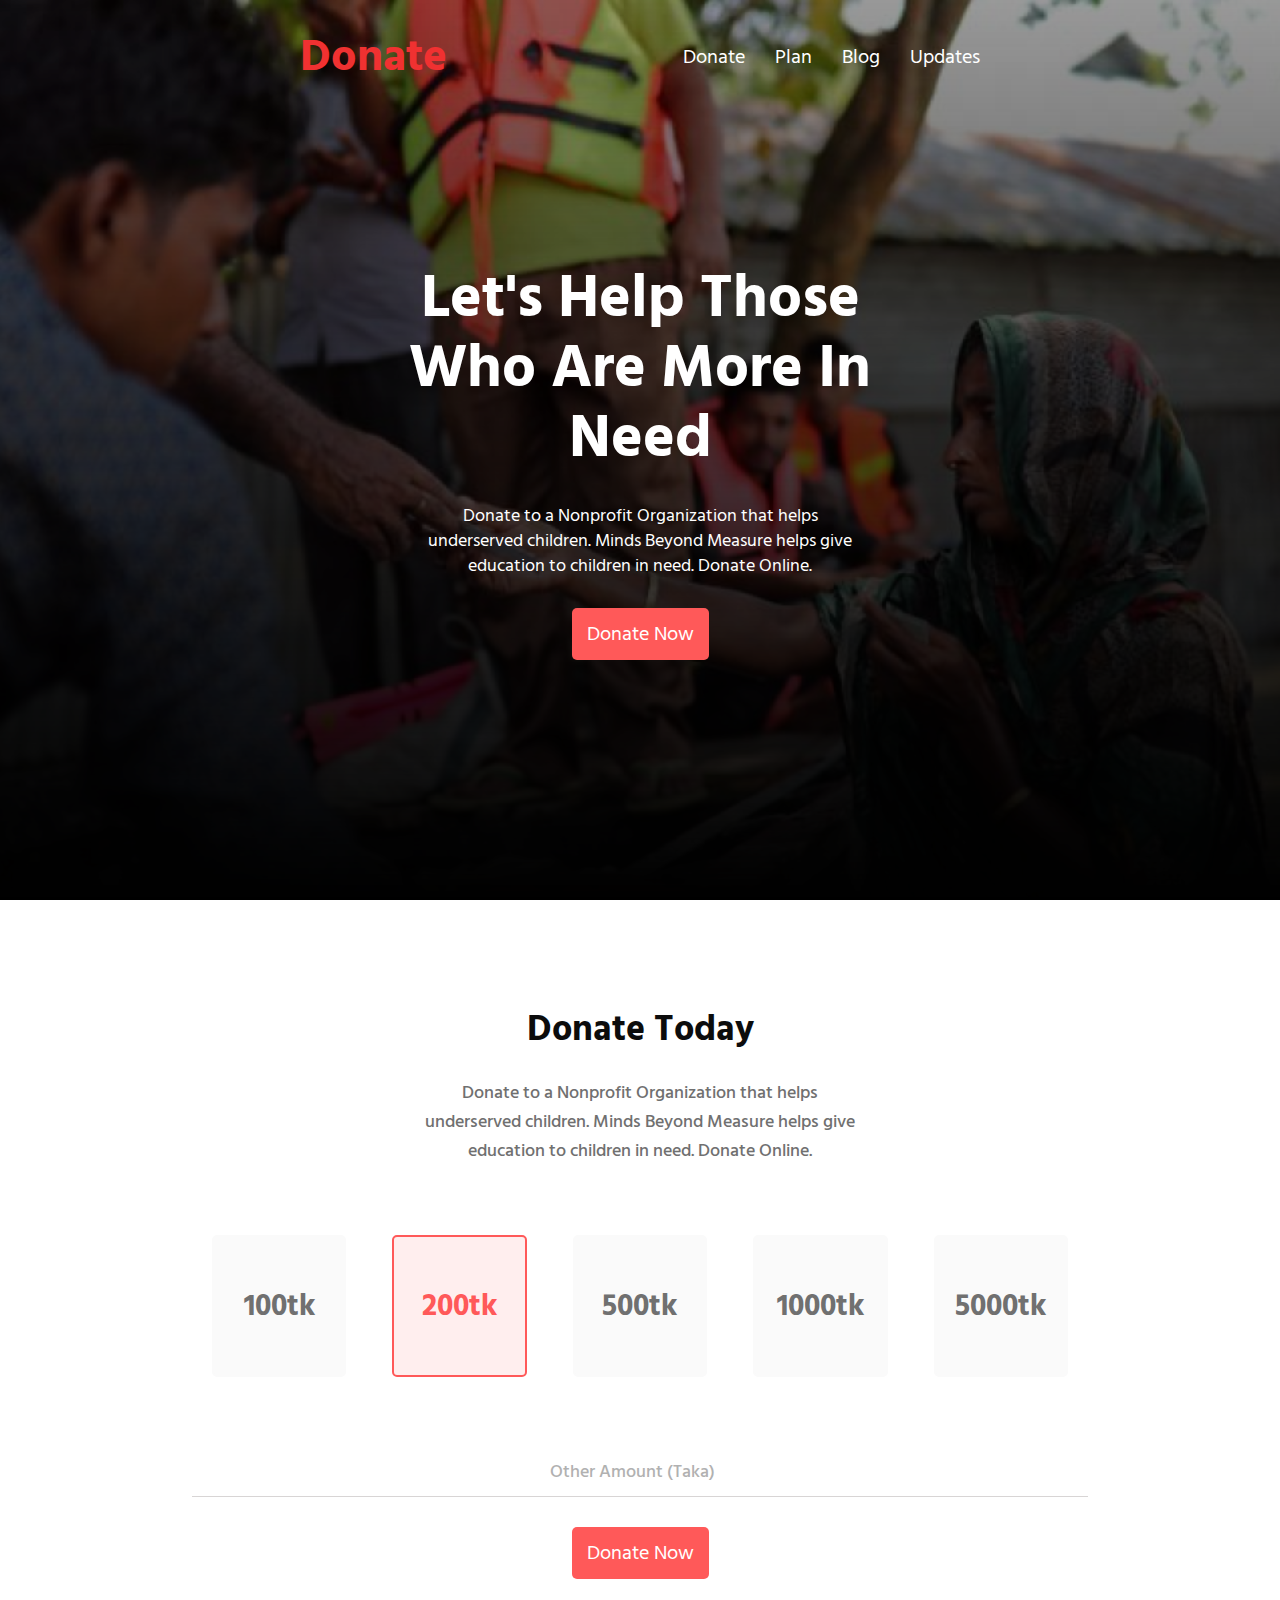
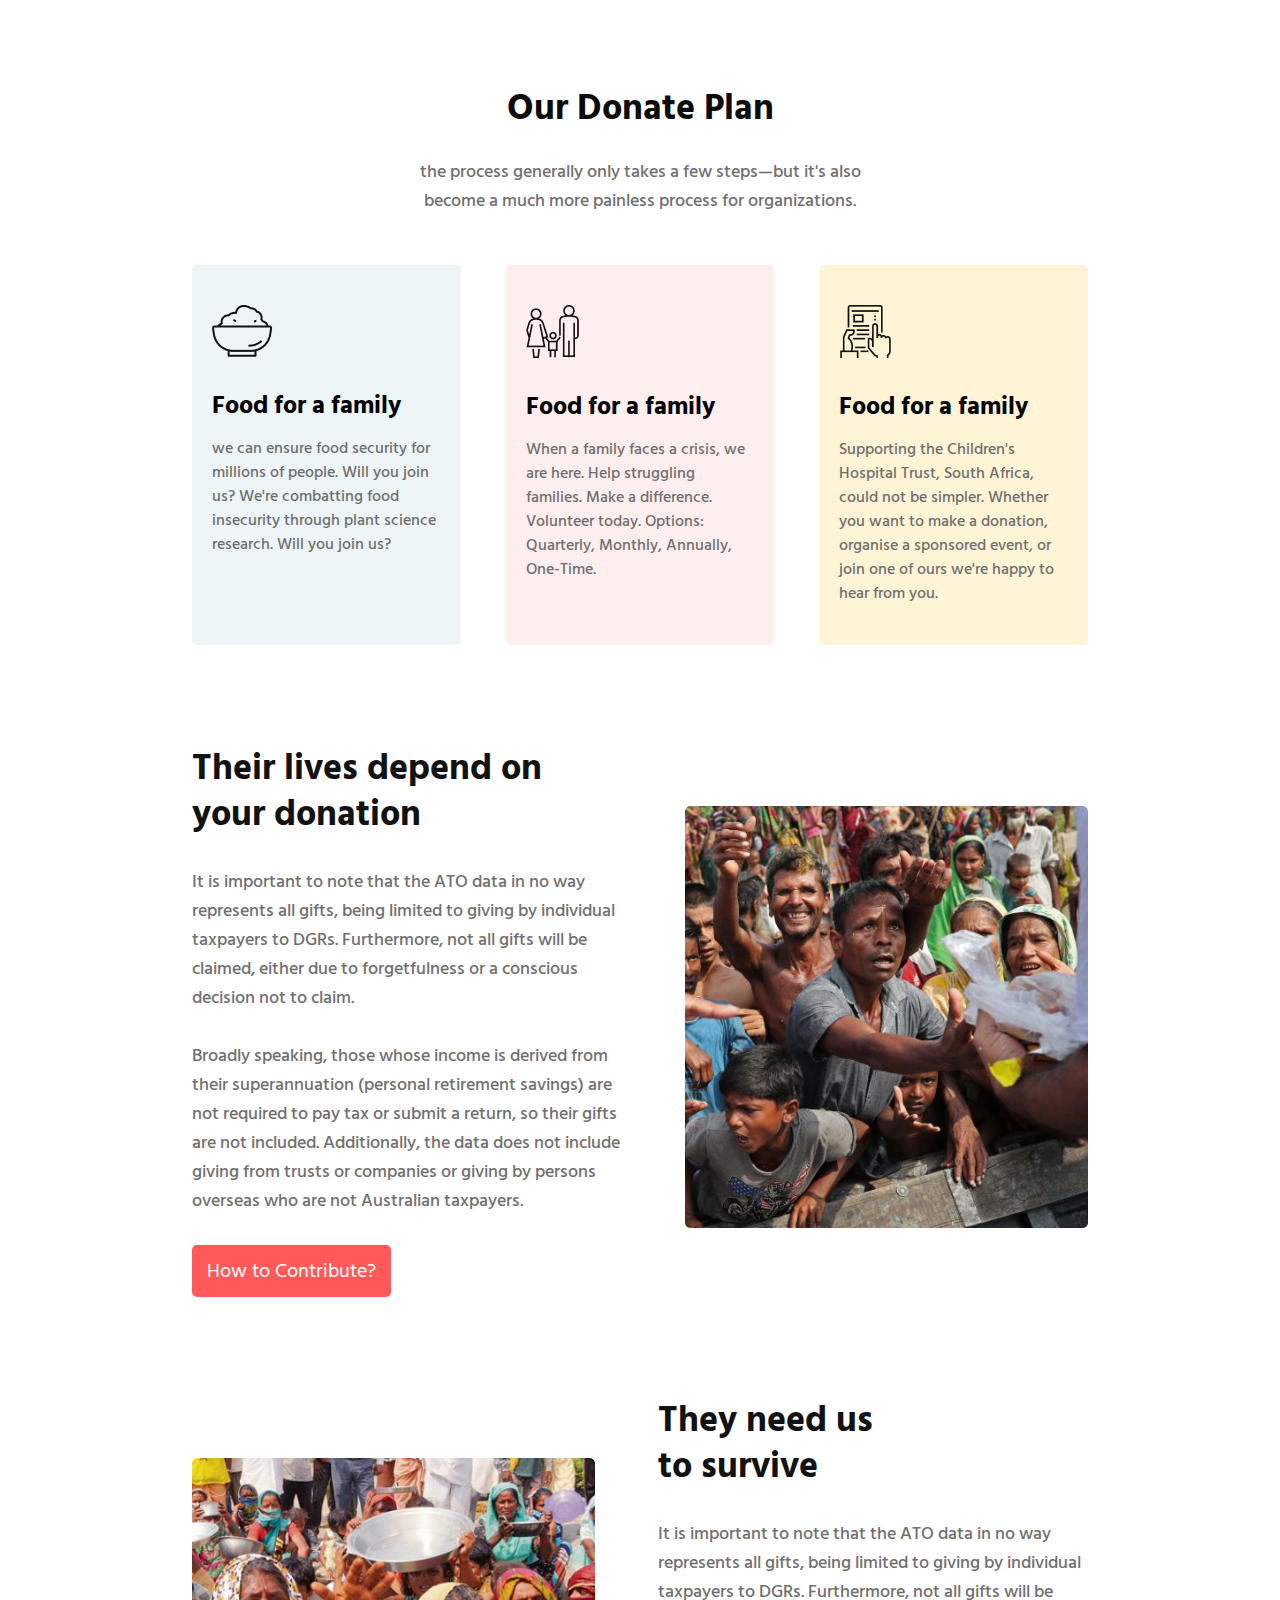
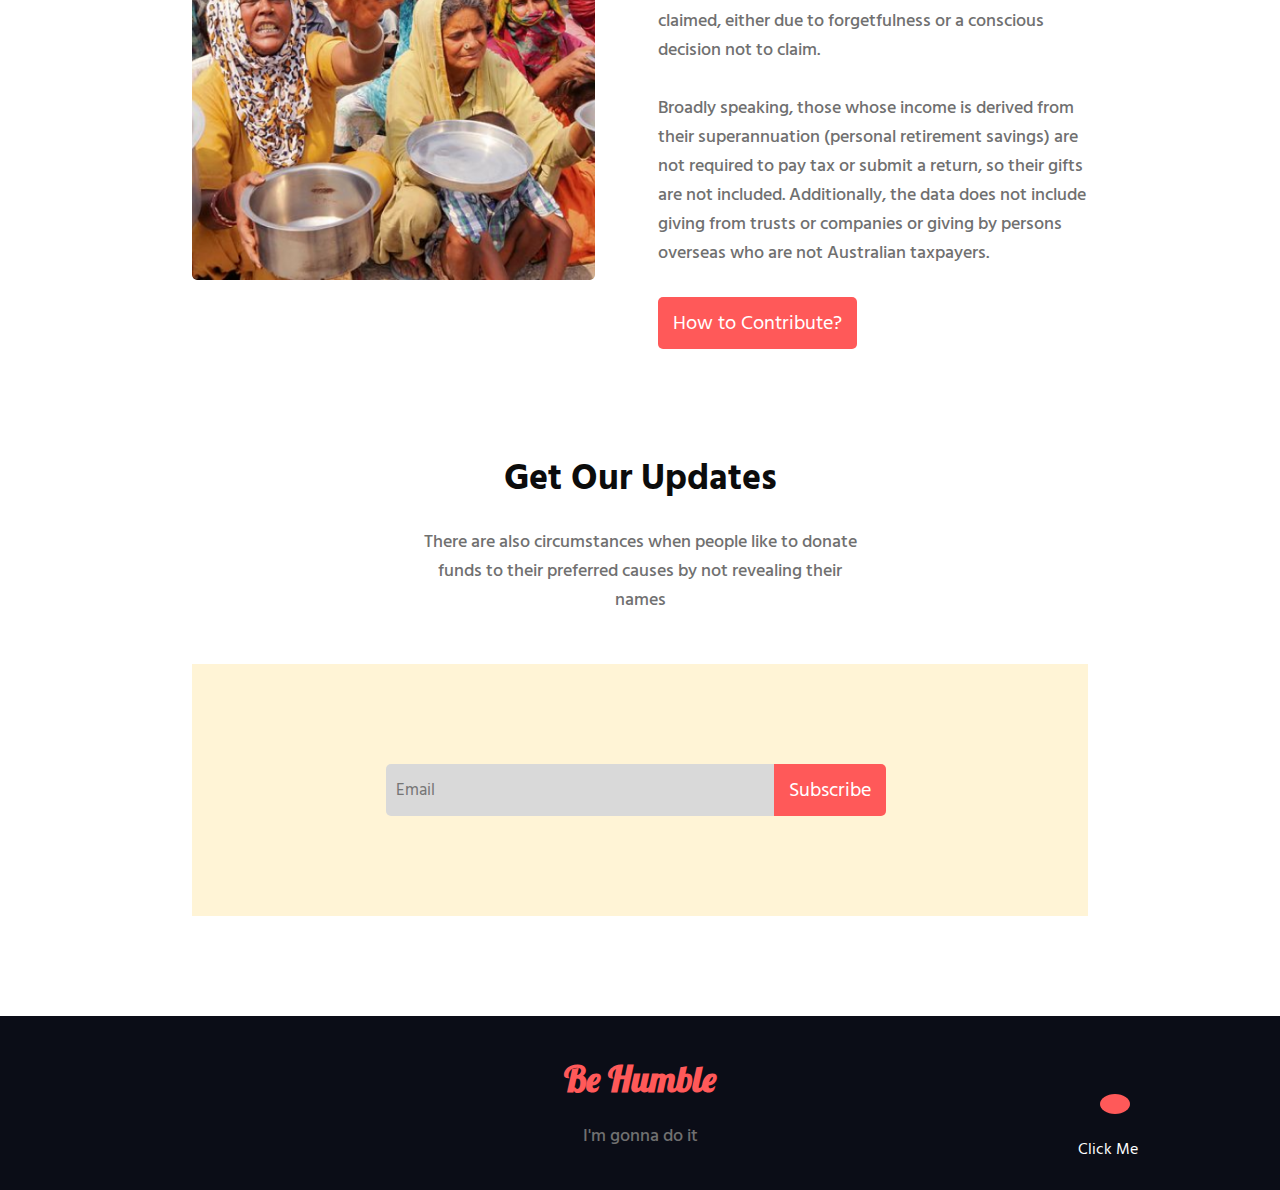
<file: index.html>
<!DOCTYPE html>
<html lang="en">
<head>
    <meta charset="UTF-8">
    <meta http-equiv="X-UA-Compatible" content="IE=edge">
    <meta name="viewport" content="width=device-width, initial-scale=1.0">
    <title>Donate</title>
    <link rel="stylesheet" href="css/style.css">
    <link rel="icon" href="asset/images/logo.webp">
    <!-- font-awesome link -->
    <link rel="stylesheet" href="https://cdnjs.cloudflare.com/ajax/libs/font-awesome/6.2.1/css/all.min.css" integrity="sha512-MV7K8+y+gLIBoVD59lQIYicR65iaqukzvf/nwasF0nqhPay5w/9lJmVM2hMDcnK1OnMGCdVK+iQrJ7lzPJQd1w==" crossorigin="anonymous" referrerpolicy="no-referrer" />
</head>
<body>
    <header id="header">
        <nav class="nav">
            <div class="nav-logo">
                <h3 class="logo">Donate</h3>
            </div>
            <div class="nav-menu">
                <ul class="menu">
                    <li><a href="#donate">Donate</a></li>
                    <li><a href="#plan">Plan</a></li>
                    <li><a href="#blog">Blog</a></li>
                    <li><a href="#update">Updates</a></li>
                </ul>
            </div>
        </nav>

        <div id="banner">
            <h1 class="banner-title">Let's Help Those Who Are
            More In Need</h1>
            <p class="banner-desc">Donate to a Nonprofit Organization that helps underserved children. Minds Beyond Measure helps give education  to children in need. Donate Online.</p>
            <button class="btn-primary">Donate Now</button>
        </div>
    </header>
    <!-- header ends -->

    <main id="main">
        <!-- donate section starts -->
        <section id="donate">
            <h3 class="section-title">Donate Today</h3>
            <p class="section-desc">Donate to a Nonprofit Organization that helps underserved children. Minds Beyond Measure helps give education  to children in need. Donate Online.</p>
            <div class="amount-container">
                <div class="amount">
                    <p>100tk</p>
                </div>
                <div class="amount amount-red">
                    <p>200tk</p>
                </div>
                <div class="amount">
                    <p>500tk</p>
                </div>
                <div class="amount">
                    <p>1000tk</p>
                </div>
                <div class="amount">
                    <p>5000tk</p>
                </div>
            </div>
            <input type="number" class="send-amount" placeholder="Other Amount (Taka)">
            <button class="btn-primary">Donate Now</button>
        </section>
        <!-- donate section ends -->

        <!-- plan section starts -->
        <section id="plan">
            <h3 class="section-title">Our Donate Plan</h3>
            <p class="section-desc">
                the process generally only takes a few steps—but it's also become a much more painless process for organizations.
            </p>
            <div class="cards-container">
                <div class="card card1">
                    <img src="asset/icons/food.png" alt="food-icon" class="card-img">
                    <h4 class="card-title">Food for a family</h4>
                    <p class="card-desc"> we can ensure food security for millions of people. Will you join us? We're combatting food insecurity through plant science research. Will you join us?</p>
                </div>
                <div class="card card2">
                    <img src="asset/icons/shelter.png" alt="" class="card-img">
                    <h4 class="card-title">Food for a family</h4>
                    <p class="card-desc"> When a family faces a crisis, we are here. Help struggling families. Make a difference. Volunteer today. Options: Quarterly, Monthly, Annually, One-Time.</p>
                </div>
                <div class="card card3">
                    <img src="asset/icons/Frame-1.png" alt="calculation-icon" class="card-img">
                    <h4 class="card-title">Food for a family</h4>
                    <p class="card-desc">Supporting the Children's Hospital Trust, South Africa, could not be simpler. Whether you want to make a donation, organise a sponsored event, or join one of ours we're happy to hear from you.</p>
                </div>
            </div>
        </section>
        <!-- plan section ends -->

        <!-- blog section starts -->
        <section id="blog">
            <div class="blog-container">
                <div class="blog-content">
                    <h3 class="blog-title">Their lives depend on <br> your donation</h3>
                    <p class="blog-desc">It is important to note that the ATO data in no way represents all gifts, being limited to giving by individual taxpayers to DGRs. Furthermore, not all gifts will be claimed, either due to forgetfulness or a conscious decision not to claim. <br><br>  Broadly speaking, those whose income is derived from their superannuation (personal retirement savings) are not required to pay tax or submit a return, so their gifts are not included. Additionally, the data does not include giving from trusts or companies or giving by persons overseas who are not Australian taxpayers.</p>
                    <button class="btn-primary">How to Contribute?</button>
                </div>
                <div class="blog-img">
                    <img src="asset/images/blog1.png" alt="donation-image" class="donation-img">
                </div>
            </div>

            <div class="blog-container row-reverse">
                <div class="blog-content">
                    <h3 class="blog-title">They need us<br> to survive</h3>
                    <p class="blog-desc">It is important to note that the ATO data in no way represents all gifts, being limited to giving by individual taxpayers to DGRs. Furthermore, not all gifts will be claimed, either due to forgetfulness or a conscious decision not to claim. <br><br>  Broadly speaking, those whose income is derived from their superannuation (personal retirement savings) are not required to pay tax or submit a return, so their gifts are not included. Additionally, the data does not include giving from trusts or companies or giving by persons overseas who are not Australian taxpayers.</p>
                    <button class="btn-primary">How to Contribute?</button>
                </div>
                <div class="blog-img">
                    <img src="asset/images/blog2.png" alt="donation-image" class="donation-img">
                </div>
            </div>
        </section>
        <!-- blog section ends -->

        <!-- update section starts  -->
        <section id="update">
            <h1 class="section-title">Get Our Updates</h1>
            <p class="section-desc">There are also circumstances when people like to donate funds to their preferred causes by not revealing their names</p>

            <form class="contact-us">
                <input type="email" placeholder="Email" required class="email">
                <input type="submit" value="Subscribe" class="btn-primary subscribe">
            </form>
        </section>
        <!-- update section ends -->
    </main>

    <footer id="footer">
        <h1 class="section-title footer-title">Be Humble</h1>
        <p class="section-desc">I'm gonna do it</p>
        <div class="top-icon">
            <a href="#"><button class="arrow-top"><i class="fa-solid fa-arrow-up"></i></button></a>
        </div>
        <p class="icon-text">click me</p>
    </footer>
</body>
</html>
</file>
<file: css/style.css>
@import url('https://fonts.googleapis.com/css2?family=Hind+Siliguri:wght@300;400;500;600;700&display=swap');
@import url('https://fonts.googleapis.com/css2?family=Lobster&display=swap');

*{
    box-sizing: border-box;
    margin: 0;
    padding: 0;
    scroll-behavior: smooth;
    font-family: 'Hind Siliguri', sans-serif;
}

.btn-primary{
    background-color: #FF5959;
    color: white;
    font-size: 20px;
    border: none;
    border-radius: 5px;
    padding: 10px 15px;
    cursor: pointer;
    transition: .4s;
}

.btn-primary:hover{
    background-color: #e43737;
}

/* header styles */

#header{
    height: 100vh;
    background: url("../asset/images/banner1.png"), linear-gradient( rgba(0, 0, 0, .4), rgba(0, 0, 0, 1));
    background-blend-mode: multiply;
    background-repeat: no-repeat;
    background-size: cover;
    background-attachment: fixed;
    background-position: center;
}

.nav{
    display: flex;
    margin: 0 300px;
    padding: 20px 0;
    align-items: center;
    justify-content: space-between;
}

.logo{
    font-size: 45px;
    color:#f03131;
}

.menu{
    display: flex;
}

.menu li{
    list-style: none;
    font-size: 20px;
    margin-left: 30px;
}

.menu li a{
    text-decoration: none;
    color: white;
    transition: .2s;
}

.menu li a:hover{
    color: #FF5959;
}

/* banner styles */
#banner{
    width: 40%;
    text-align: center;
    margin: 0px auto;
    padding: 150px 0;
    color: white;
    
}

.banner-title{
    font-size: 60px;
    line-height: 70px;
}

.banner-desc{
    font-size: 18px;
    line-height: 25px;
    margin: 30px;
}

/* Main styles */

#main{
    width: 70%;
    margin: 0 auto 100px;
}

section{
    margin-top: 100px;
}

/* Donate section styles */
#donate{
    text-align: center;
}

.section-title{
    font-size: 36px;
    color:rgb(12, 12, 12);
}

.section-desc{
    font-size: 18px;
    font-weight: 500;
    color: #707070;
    width: 50%;
    text-align: center;
    margin: 20px auto;
}

.amount-container{
    display: flex;
    justify-content: space-between;
}

.amount{
    width: 15%;
    font-size: 30px;
    font-weight: 700;
    color: #707070;
    background-color: #FAFAFA;
    padding: 45px 0;
    margin: 50px 20px;
    border-radius: 5px;
    border: 2px solid #FAFAFA;
}

.amount-red{
    color: #FF5959;
    border: 2px solid #FF5959;
    background-color: #FFEEEE;
}

.amount:hover{
    color: #FF5959;
    border: 2px solid #FF5959;
    background-color: #FFEEEE;
}

.send-amount{
    display: block;
    width: 100%;
    border: none;
    border-bottom: 1px solid rgb(216, 213, 213);
    outline: none;
    text-align: center;
    font-size: 18px;
    font-weight: 500;
    margin: 20px 0 30px;
    padding: 10px;
}

.send-amount::placeholder{
    color: rgb(177, 177, 177);
}

/* Plan section styles */
#plan{
    text-align: center;
}

.cards-container{
    margin-top: 50px;
    display: flex;
    justify-content: space-between;
}

.card{
    width: 30%;
    text-align: left;
    padding: 20px;
    transition: .4s;
    border-radius: 5px;
}

.card:hover{
    box-shadow: 5px 8px 8px rgb(245, 242, 242);
}

.card-img{
    margin: 20px 0;
}

.card-title{
    font-size: 25px;
}

.card-desc{
    color: #707070;
    line-height: 24px;
    margin: 10px 0 20px;
    font-weight: 500;
}

.card1{
    background-color: #EDF5F6;
}

.card2{
    background-color: #FFEEEE;
}

.card3{
    background-color: #FFF4D6;
}

/* blog section styles */
.blog-container{
    display: flex;
    justify-content: space-between;
    align-items: center;
}

.blog-content{
    width: 48%;
}

.blog-img{
    width: 45%;
    display: block;
    overflow: hidden;
    border-radius: 5px;
}

.blog-img:hover .donation-img{
    transform: scale(1.1);
}

.blog-title{
    font-size: 36px;
    color: #121212;
    line-height: 46px;
}

.blog-desc{
    font-size: 18px;
    font-weight: 500;
    color: #707070;
    margin: 30px 0;
}

.donation-img{
    width: 100%;
    border-radius: 5px;
    transition: .3s;
}

.row-reverse{
    flex-direction: row-reverse;
    margin-top: 100px;
}

/* Update section styles */
#update{
    text-align: center;
}

.contact-us{
    padding: 100px 120px 100px 0px;
    background-color: #FFF4D6;
    margin-top: 50px;
}

.email{
    border: none;
    background-color: #D9D9D9;
    padding:12px 10px;
    outline: none;
    width: 50%;
    border-top-left-radius: 5px;
    border-bottom-left-radius: 5px;
    font-size: 17px;
}

.subscribe{
    border-top-left-radius: 0;
    border-bottom-left-radius: 0;
    position: absolute;
}

/* footer styles */
#footer{
    position: relative;
    text-align: center;
    background-color: #0B0D17;
    padding: 40px 0 20px;
}

.footer-title{
    font-family: 'Lobster', cursive;
    color:#FF5959;
    transition: .4s;
}

.footer-title:hover{
    color: white;
}

.top-icon{
    position: absolute;
    right: 150px;
    top: 70px;
}

.arrow-top{
    padding: 10px 15px;
    border-radius: 50%;
    background-color: #FF5959;
    border: none;
}

.arrow-top i{
    color: white;
    font-size: 18px;
}

.icon-text{
    color: white;
    text-transform: capitalize;
    transition: .3s;
    position: absolute;
    top: 120px;
    right: 142px;
}
</file>
